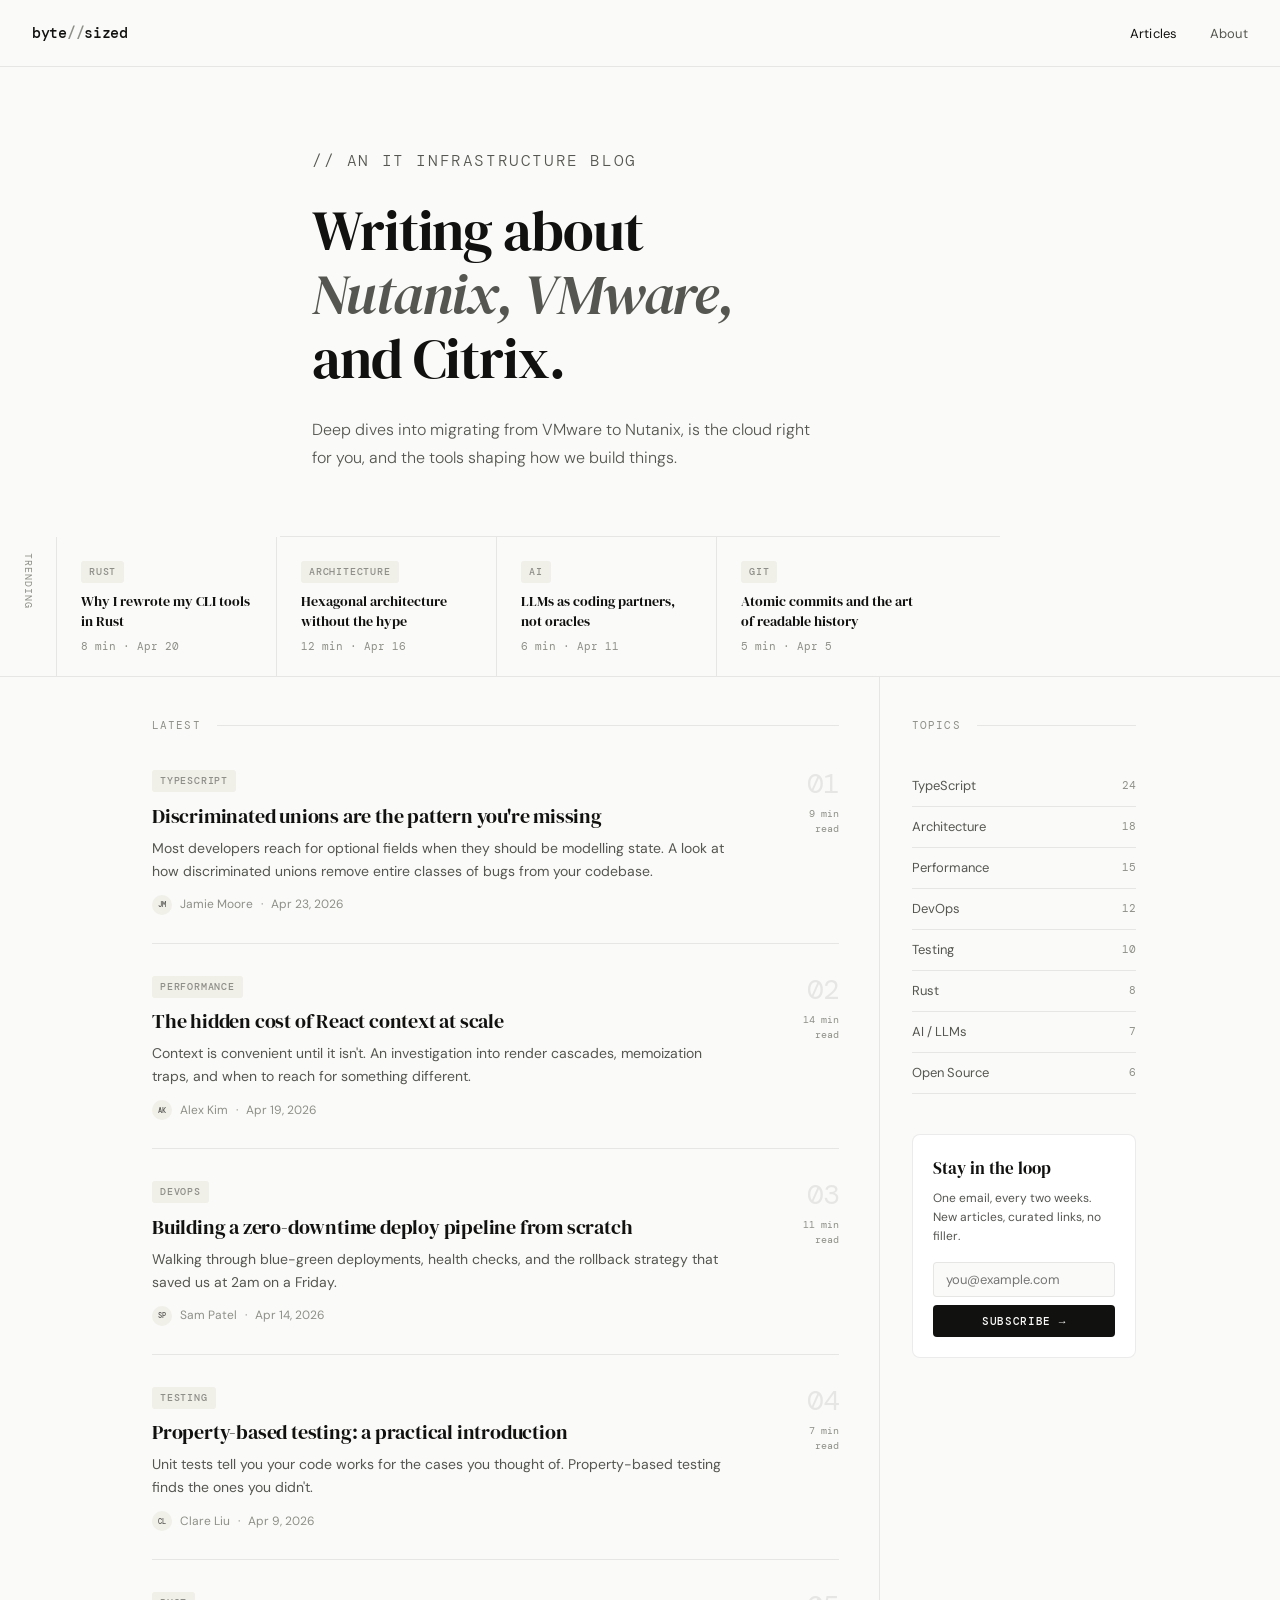
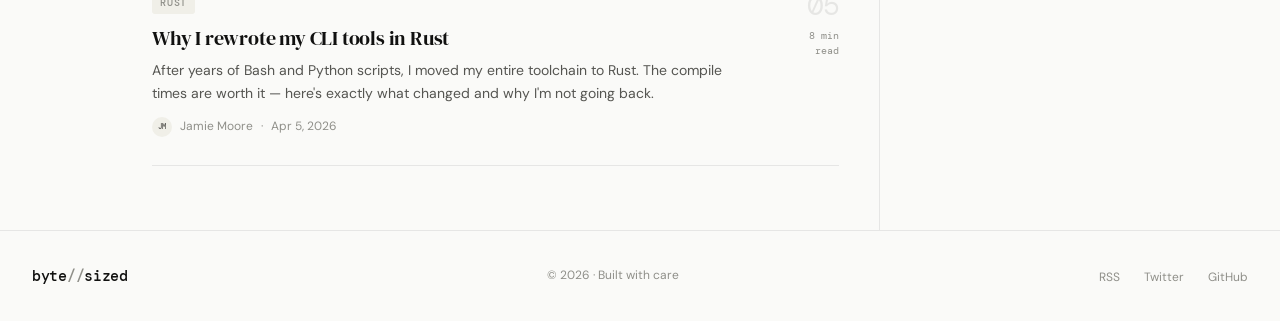
<file: index.html>
<!DOCTYPE html>
<html lang="en">
<head>
  <meta charset="UTF-8" />
  <meta name="viewport" content="width=device-width, initial-scale=1.0" />
  <title>byte//sized — An IT Infrastructure Blog</title>
  <meta name="description" content="Deep dives into software engineering, clean architecture, and the tools shaping how we build things." />
  <link rel="preconnect" href="https://fonts.googleapis.com" />
  <link rel="preconnect" href="https://fonts.gstatic.com" crossorigin />
  <link href="https://fonts.googleapis.com/css2?family=DM+Serif+Display:ital@0;1&family=DM+Mono:wght@400;500&family=DM+Sans:wght@300;400;500&display=swap" rel="stylesheet" />
  <link rel="stylesheet" href="css/style.css" />
</head>
<body>

  <nav>
    <a href="index.html" class="logo">byte<span>//</span>sized</a>
    <ul class="nav-links">
      <li><a href="index.html" class="active">Articles</a></li>
      <li><a href="about.html">About</a></li>
    </ul>
    <!-- <button class="nav-cta">Subscribe</button> -->
  </nav>

  <header class="hero">
    <p class="hero-label">// an it infrastructure blog</p>
    <h1>Writing about<br><em>Nutanix, VMware,</em><br>and Citrix.</h1>
    <p>Deep dives into migrating from VMware to Nutanix, is the cloud right for you, and the tools shaping how we build things.</p>
  </header>

  <div class="featured-strip">
    <div class="strip-label">Trending</div>
    <div class="strip-posts">
      <a href="posts/rewriting-cli-tools-in-rust.html" class="strip-post">
        <div class="post-tag">Rust</div>
        <h3>Why I rewrote my CLI tools in Rust</h3>
        <div class="meta">8 min · Apr 20</div>
      </a>
      <a href="posts/hexagonal-architecture.html" class="strip-post">
        <div class="post-tag">Architecture</div>
        <h3>Hexagonal architecture without the hype</h3>
        <div class="meta">12 min · Apr 16</div>
      </a>
      <a href="posts/llms-as-coding-partners.html" class="strip-post">
        <div class="post-tag">AI</div>
        <h3>LLMs as coding partners, not oracles</h3>
        <div class="meta">6 min · Apr 11</div>
      </a>
      <a href="posts/atomic-commits.html" class="strip-post">
        <div class="post-tag">Git</div>
        <h3>Atomic commits and the art of readable history</h3>
        <div class="meta">5 min · Apr 5</div>
      </a>
    </div>
  </div>

  <div class="main-grid">
    <main class="posts-col">
      <div class="section-head"><span>Latest</span></div>

      <a href="posts/discriminated-unions.html" class="post-card">
        <div>
          <div class="post-tag">TypeScript</div>
          <h2>Discriminated unions are the pattern you're missing</h2>
          <p>Most developers reach for optional fields when they should be modelling state. A look at how discriminated unions remove entire classes of bugs from your codebase.</p>
          <div class="byline">
            <div class="avatar">JM</div>
            <span>Jamie Moore</span>
            <span>·</span>
            <span>Apr 23, 2026</span>
          </div>
        </div>
        <div class="post-aside">
          <div class="post-num">01</div>
          <div class="read-time">9 min<br>read</div>
        </div>
      </a>

      <a href="posts/react-context-at-scale.html" class="post-card">
        <div>
          <div class="post-tag">Performance</div>
          <h2>The hidden cost of React context at scale</h2>
          <p>Context is convenient until it isn't. An investigation into render cascades, memoization traps, and when to reach for something different.</p>
          <div class="byline">
            <div class="avatar">AK</div>
            <span>Alex Kim</span>
            <span>·</span>
            <span>Apr 19, 2026</span>
          </div>
        </div>
        <div class="post-aside">
          <div class="post-num">02</div>
          <div class="read-time">14 min<br>read</div>
        </div>
      </a>

      <a href="posts/zero-downtime-deploys.html" class="post-card">
        <div>
          <div class="post-tag">DevOps</div>
          <h2>Building a zero-downtime deploy pipeline from scratch</h2>
          <p>Walking through blue-green deployments, health checks, and the rollback strategy that saved us at 2am on a Friday.</p>
          <div class="byline">
            <div class="avatar">SP</div>
            <span>Sam Patel</span>
            <span>·</span>
            <span>Apr 14, 2026</span>
          </div>
        </div>
        <div class="post-aside">
          <div class="post-num">03</div>
          <div class="read-time">11 min<br>read</div>
        </div>
      </a>

      <a href="posts/property-based-testing.html" class="post-card">
        <div>
          <div class="post-tag">Testing</div>
          <h2>Property-based testing: a practical introduction</h2>
          <p>Unit tests tell you your code works for the cases you thought of. Property-based testing finds the ones you didn't.</p>
          <div class="byline">
            <div class="avatar">CL</div>
            <span>Clare Liu</span>
            <span>·</span>
            <span>Apr 9, 2026</span>
          </div>
        </div>
        <div class="post-aside">
          <div class="post-num">04</div>
          <div class="read-time">7 min<br>read</div>
        </div>
      </a>

      <a href="posts/rewriting-cli-tools-in-rust.html" class="post-card">
        <div>
          <div class="post-tag">Rust</div>
          <h2>Why I rewrote my CLI tools in Rust</h2>
          <p>After years of Bash and Python scripts, I moved my entire toolchain to Rust. The compile times are worth it — here's exactly what changed and why I'm not going back.</p>
          <div class="byline">
            <div class="avatar">JM</div>
            <span>Jamie Moore</span>
            <span>·</span>
            <span>Apr 5, 2026</span>
          </div>
        </div>
        <div class="post-aside">
          <div class="post-num">05</div>
          <div class="read-time">8 min<br>read</div>
        </div>
      </a>
    </main>

    <aside class="sidebar">
      <div class="sidebar-section">
        <div class="section-head"><span>Topics</span></div>
        <ul class="topic-list">
          <li>TypeScript <span class="topic-count">24</span></li>
          <li>Architecture <span class="topic-count">18</span></li>
          <li>Performance <span class="topic-count">15</span></li>
          <li>DevOps <span class="topic-count">12</span></li>
          <li>Testing <span class="topic-count">10</span></li>
          <li>Rust <span class="topic-count">8</span></li>
          <li>AI / LLMs <span class="topic-count">7</span></li>
          <li>Open Source <span class="topic-count">6</span></li>
        </ul>
      </div>
      <div class="sidebar-section">
        <div class="newsletter">
          <h4>Stay in the loop</h4>
          <p>One email, every two weeks. New articles, curated links, no filler.</p>
          <input type="email" placeholder="you@example.com" />
          <button type="button">Subscribe →</button>
        </div>
      </div>
    </aside>
  </div>

  <footer>
    <a href="index.html" class="logo">byte<span>//</span>sized</a>
    <p>© 2026 · Built with care</p>
    <ul class="footer-links">
      <li><a href="#">RSS</a></li>
      <li><a href="#">Twitter</a></li>
      <li><a href="#">GitHub</a></li>
    </ul>
  </footer>

  <script src="js/main.js"></script>
</body>
</html>
</file>
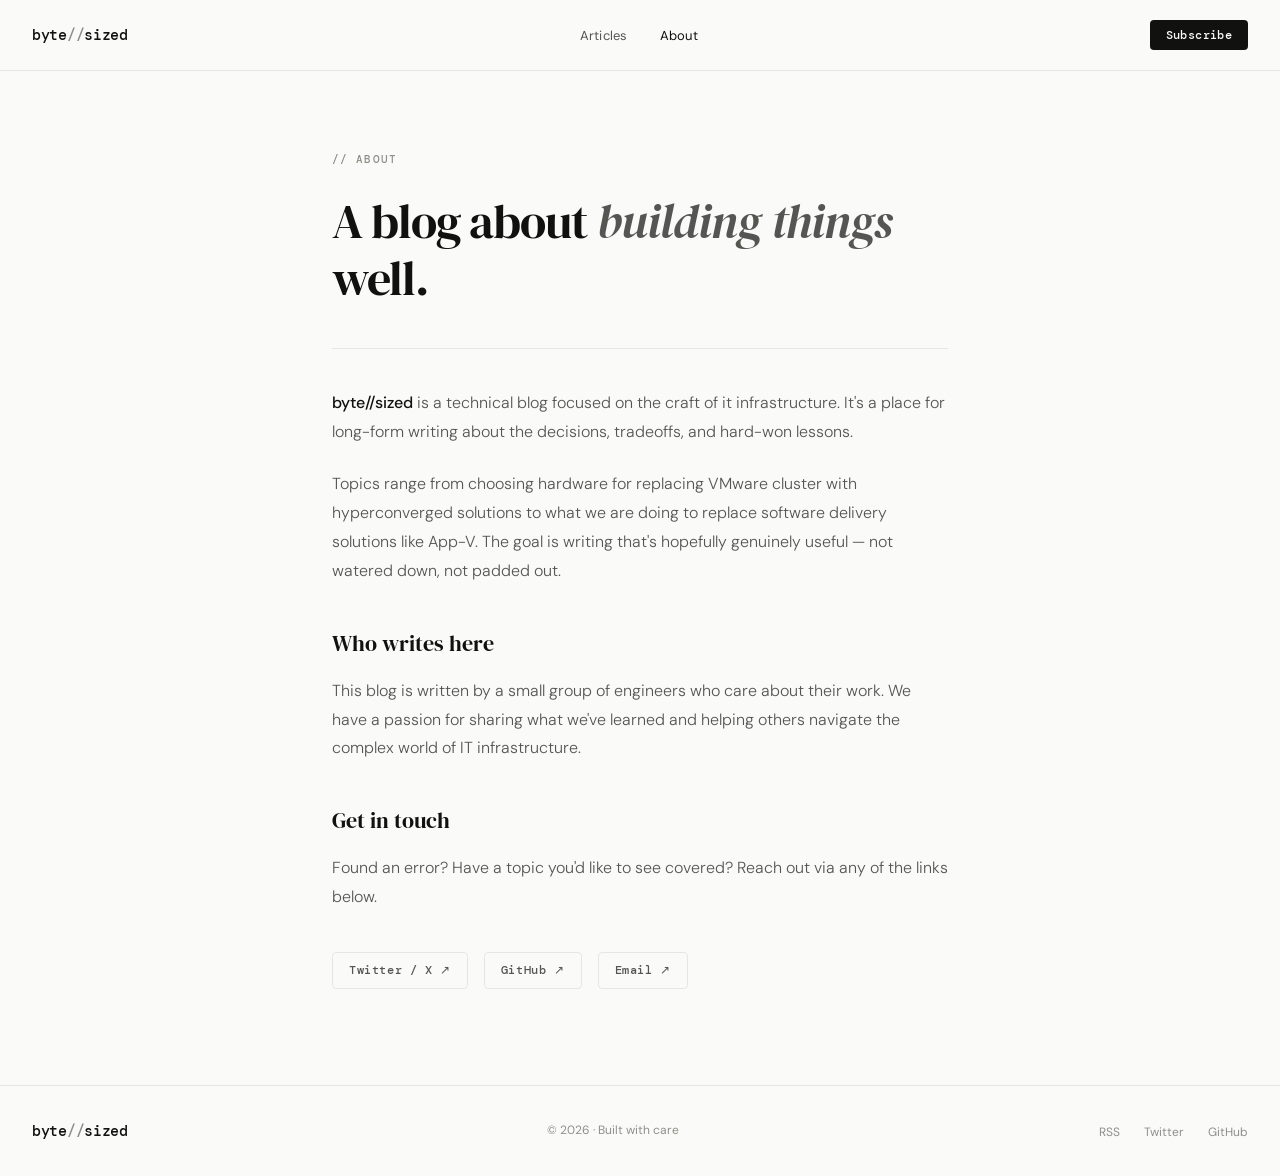
<file: about.html>
<!DOCTYPE html>
<html lang="en">
<head>
  <meta charset="UTF-8" />
  <meta name="viewport" content="width=device-width, initial-scale=1.0" />
  <title>About — byte//sized</title>
  <meta name="description" content="About byte//sized, a blog about it infrastructure and the craft of building things." />
  <link rel="preconnect" href="https://fonts.googleapis.com" />
  <link rel="preconnect" href="https://fonts.gstatic.com" crossorigin />
  <link href="https://fonts.googleapis.com/css2?family=DM+Serif+Display:ital@0;1&family=DM+Mono:wght@400;500&family=DM+Sans:wght@300;400;500&display=swap" rel="stylesheet" />
  <link rel="stylesheet" href="css/style.css" />
</head>
<body>

  <nav>
    <a href="index.html" class="logo">byte<span>//</span>sized</a>
    <ul class="nav-links">
      <li><a href="index.html">Articles</a></li>
      <li><a href="about.html" class="active">About</a></li>
    </ul>
    <button class="nav-cta">Subscribe</button>
  </nav>

  <main class="about-wrap">
    <p class="about-label">// about</p>
    <h1>A blog about <em>building things</em> well.</h1>

    <div class="about-body">
      <p>
        <strong>byte//sized</strong> is a technical blog focused on the craft of it infrastructure.
        It's a place for long-form writing about the decisions, tradeoffs, and hard-won lessons.
      </p>
      <p>
        Topics range from choosing hardware for replacing VMware cluster with hyperconverged solutions to what we are doing to replace software delivery solutions like App-V.
        The goal is writing that's hopefully genuinely useful — not watered down, not padded out.
      </p>

      <h2>Who writes here</h2>
      <p>
        This blog is written by a small group of engineers who care about their work.
        We have a passion for sharing what we've learned and helping others navigate the complex world of IT infrastructure.
      </p>

      <h2>Get in touch</h2>
      <p>
        Found an error? Have a topic you'd like to see covered?
        Reach out via any of the links below.
      </p>

      <div class="contact-links">
        <a href="#" class="contact-link">Twitter / X ↗</a>
        <a href="#" class="contact-link">GitHub ↗</a>
        <a href="#" class="contact-link">Email ↗</a>
      </div>
    </div>
  </main>

  <footer>
    <a href="index.html" class="logo">byte<span>//</span>sized</a>
    <p>© 2026 · Built with care</p>
    <ul class="footer-links">
      <li><a href="#">RSS</a></li>
      <li><a href="#">Twitter</a></li>
      <li><a href="#">GitHub</a></li>
    </ul>
  </footer>

  <script src="js/main.js"></script>
</body>
</html>
</file>
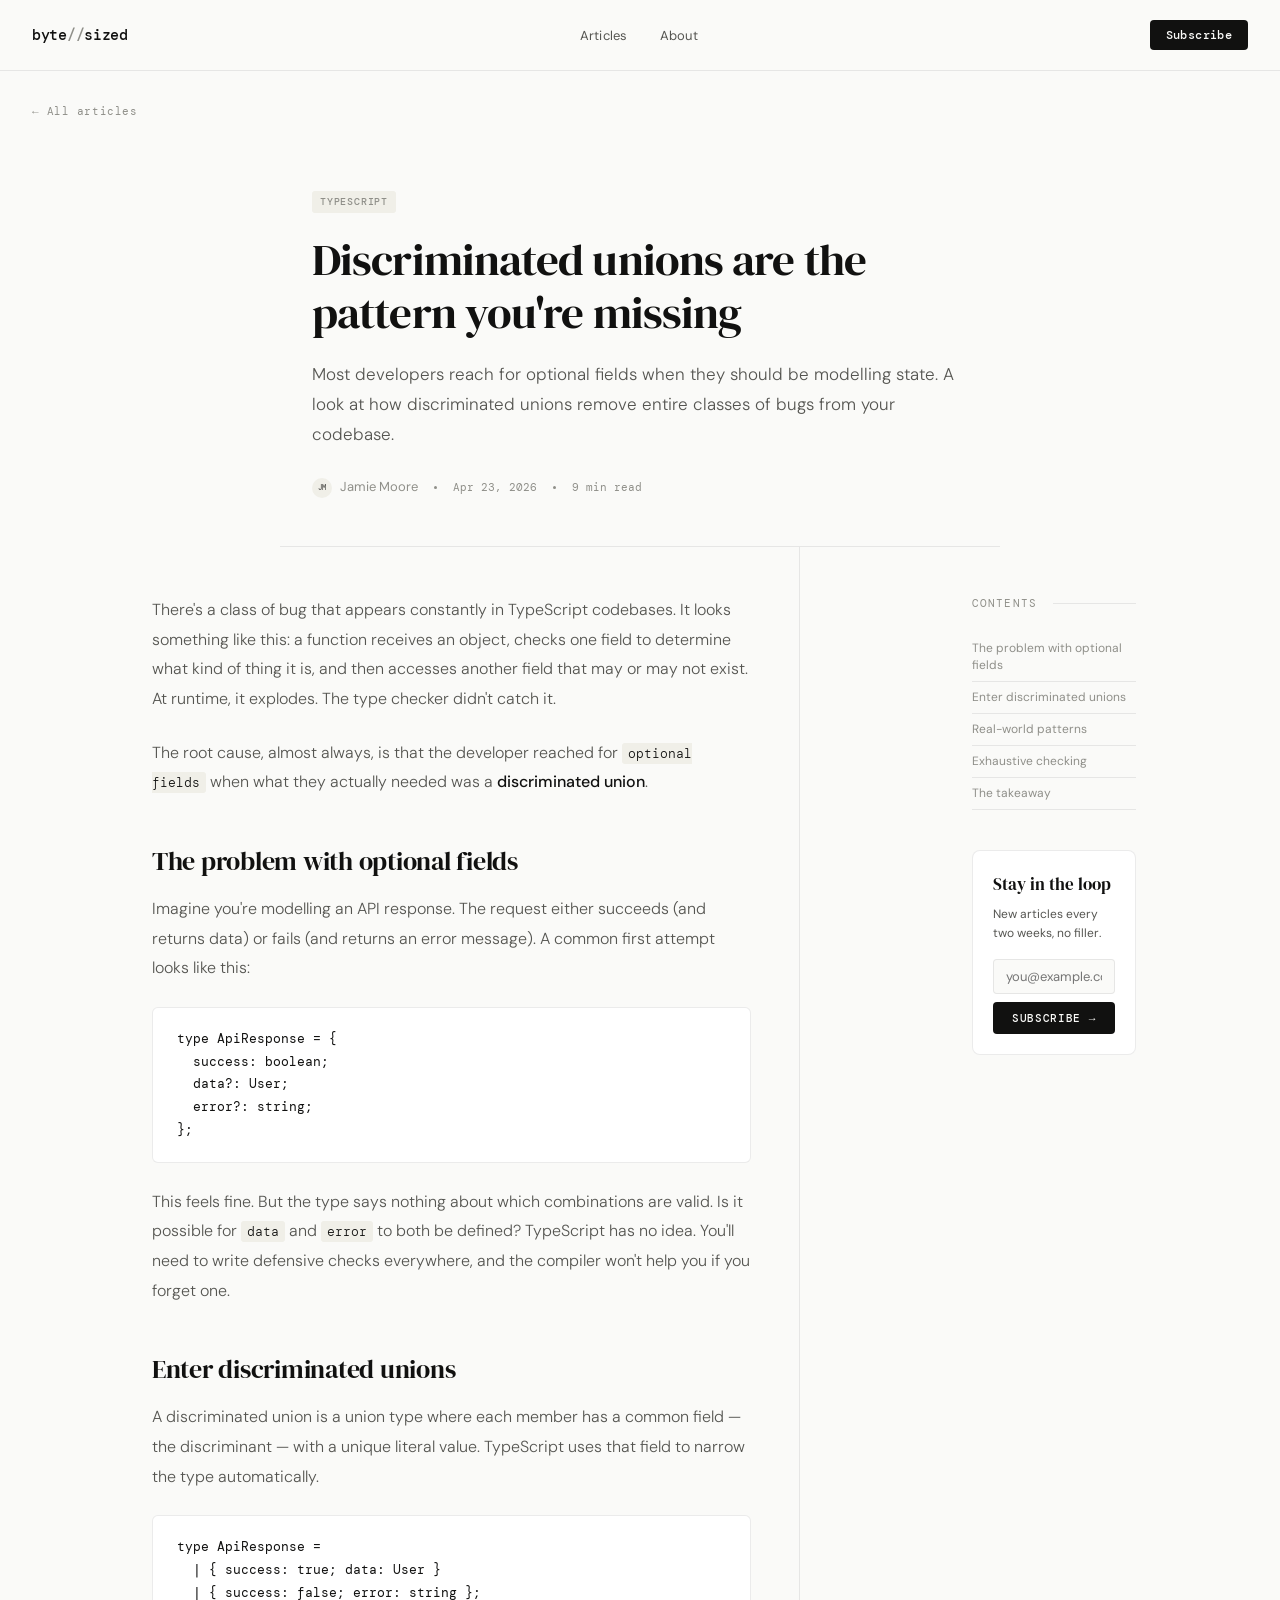
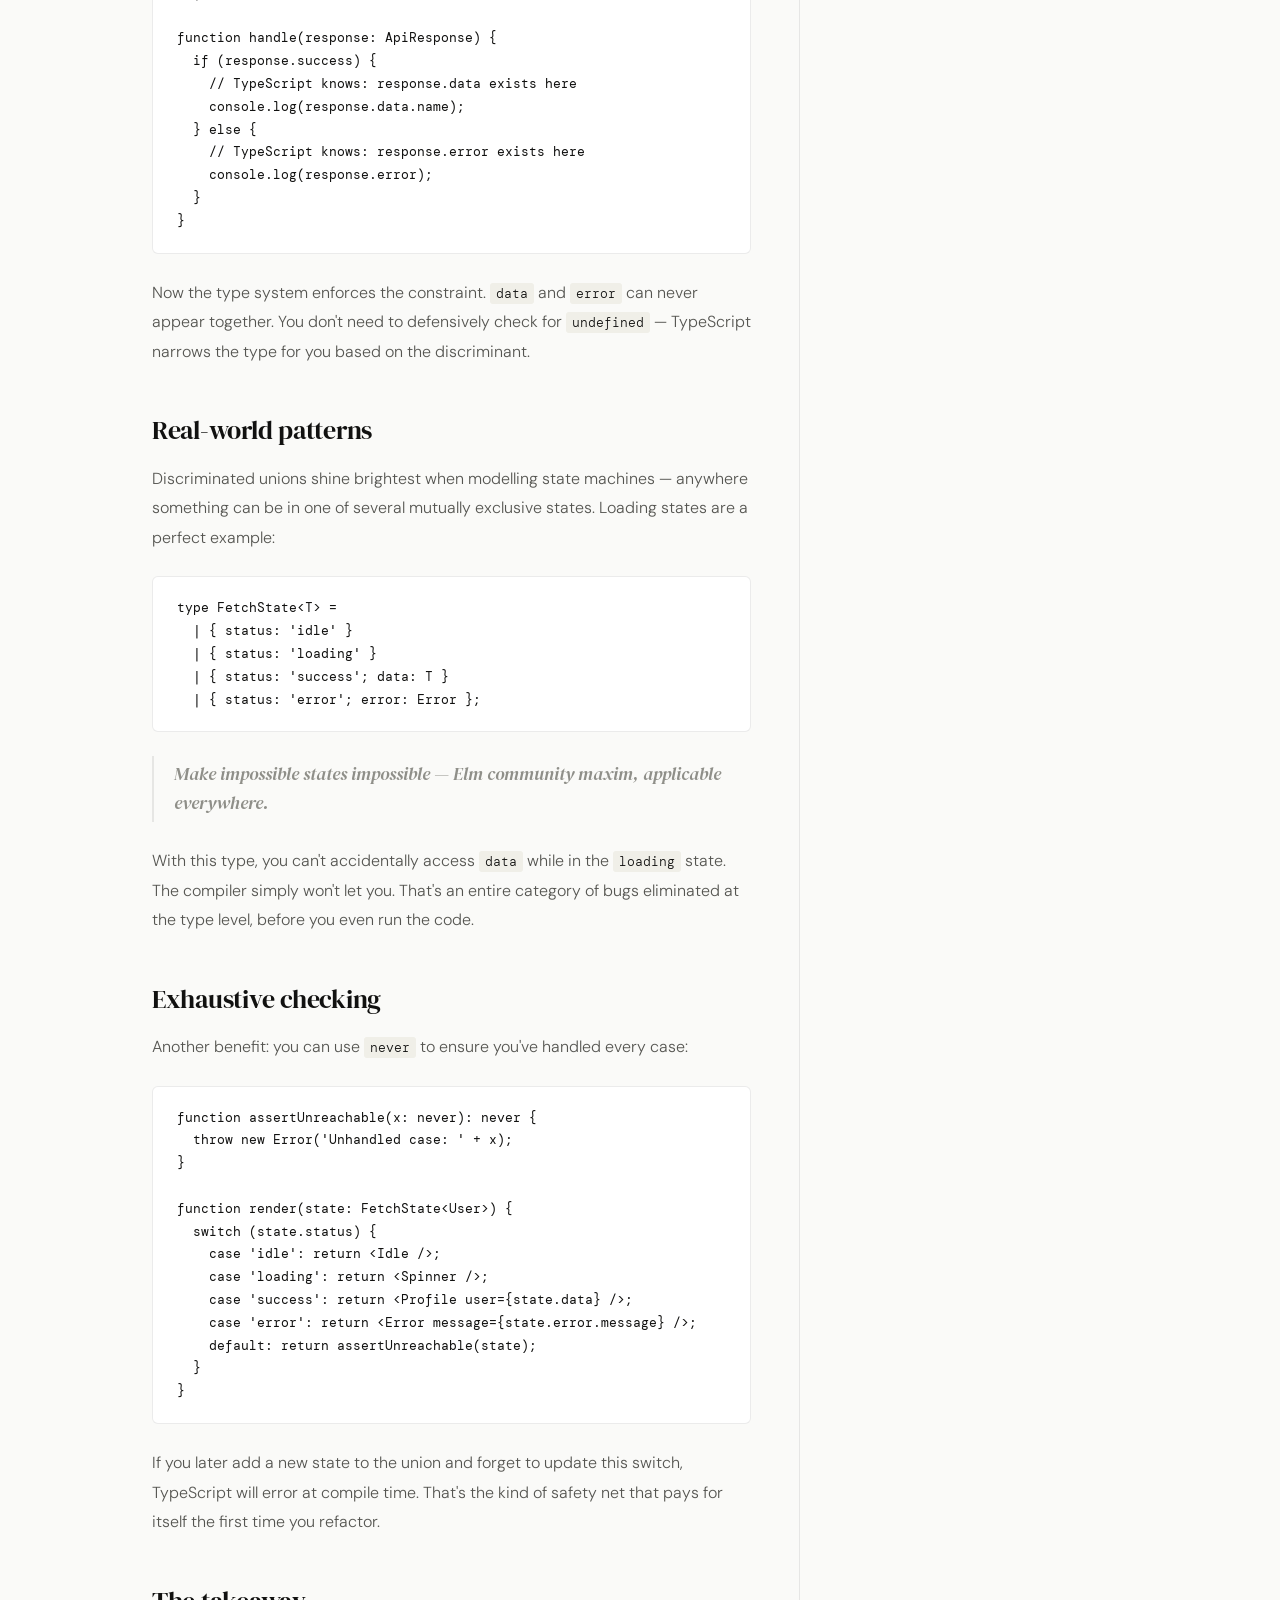
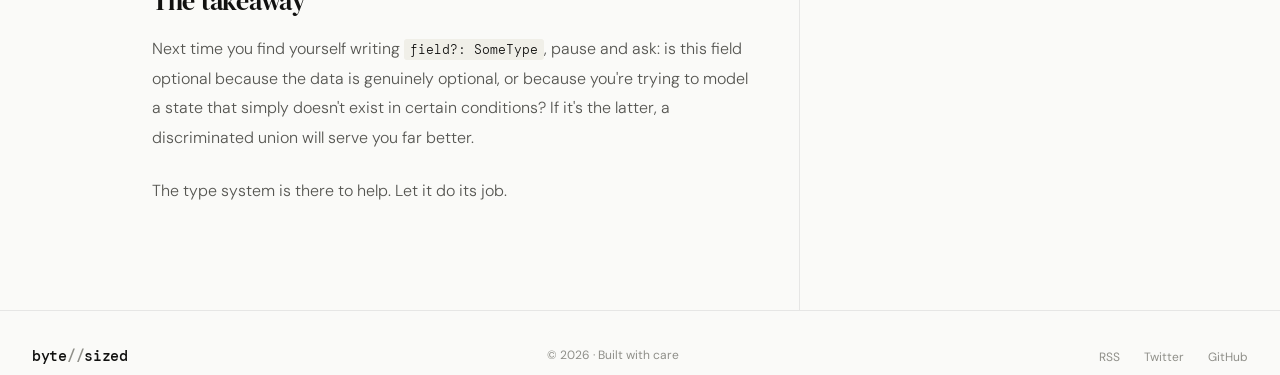
<file: posts/discriminated-unions.html>
<!DOCTYPE html>
<html lang="en">
<head>
  <meta charset="UTF-8" />
  <meta name="viewport" content="width=device-width, initial-scale=1.0" />
  <title>Discriminated unions are the pattern you're missing — byte//sized</title>
  <meta name="description" content="Most developers reach for optional fields when they should be modelling state. A look at how discriminated unions remove entire classes of bugs from your codebase." />
  <link rel="preconnect" href="https://fonts.googleapis.com" />
  <link rel="preconnect" href="https://fonts.gstatic.com" crossorigin />
  <link href="https://fonts.googleapis.com/css2?family=DM+Serif+Display:ital@0;1&family=DM+Mono:wght@400;500&family=DM+Sans:wght@300;400;500&display=swap" rel="stylesheet" />
  <link rel="stylesheet" href="../css/style.css" />
</head>
<body>

  <nav>
    <a href="../index.html" class="logo">byte<span>//</span>sized</a>
    <ul class="nav-links">
      <li><a href="../index.html">Articles</a></li>
      <li><a href="../about.html">About</a></li>
    </ul>
    <button class="nav-cta">Subscribe</button>
  </nav>

  <a href="../index.html" class="back-link">← All articles</a>

  <header class="post-header">
    <div class="post-tag">TypeScript</div>
    <h1>Discriminated unions are the pattern you're missing</h1>
    <p class="excerpt">Most developers reach for optional fields when they should be modelling state. A look at how discriminated unions remove entire classes of bugs from your codebase.</p>
    <div class="post-meta">
      <div class="byline">
        <div class="avatar">JM</div>
        <span>Jamie Moore</span>
      </div>
      <div class="dot"></div>
      <span class="post-meta-detail">Apr 23, 2026</span>
      <div class="dot"></div>
      <span class="post-meta-detail">9 min read</span>
    </div>
  </header>

  <div class="post-wrap">
    <article class="post-body">

      <p>There's a class of bug that appears constantly in TypeScript codebases. It looks something like this: a function receives an object, checks one field to determine what kind of thing it is, and then accesses another field that may or may not exist. At runtime, it explodes. The type checker didn't catch it.</p>

      <p>The root cause, almost always, is that the developer reached for <code>optional fields</code> when what they actually needed was a <strong>discriminated union</strong>.</p>

      <h2 id="the-problem">The problem with optional fields</h2>

      <p>Imagine you're modelling an API response. The request either succeeds (and returns data) or fails (and returns an error message). A common first attempt looks like this:</p>

      <pre><code>type ApiResponse = {
  success: boolean;
  data?: User;
  error?: string;
};</code></pre>

      <p>This feels fine. But the type says nothing about which combinations are valid. Is it possible for <code>data</code> and <code>error</code> to both be defined? TypeScript has no idea. You'll need to write defensive checks everywhere, and the compiler won't help you if you forget one.</p>

      <h2 id="the-solution">Enter discriminated unions</h2>

      <p>A discriminated union is a union type where each member has a common field — the discriminant — with a unique literal value. TypeScript uses that field to narrow the type automatically.</p>

      <pre><code>type ApiResponse =
  | { success: true; data: User }
  | { success: false; error: string };

function handle(response: ApiResponse) {
  if (response.success) {
    // TypeScript knows: response.data exists here
    console.log(response.data.name);
  } else {
    // TypeScript knows: response.error exists here
    console.log(response.error);
  }
}</code></pre>

      <p>Now the type system enforces the constraint. <code>data</code> and <code>error</code> can never appear together. You don't need to defensively check for <code>undefined</code> — TypeScript narrows the type for you based on the discriminant.</p>

      <h2 id="real-world">Real-world patterns</h2>

      <p>Discriminated unions shine brightest when modelling state machines — anywhere something can be in one of several mutually exclusive states. Loading states are a perfect example:</p>

      <pre><code>type FetchState&lt;T&gt; =
  | { status: 'idle' }
  | { status: 'loading' }
  | { status: 'success'; data: T }
  | { status: 'error'; error: Error };
</code></pre>

      <blockquote>
        Make impossible states impossible — Elm community maxim, applicable everywhere.
      </blockquote>

      <p>With this type, you can't accidentally access <code>data</code> while in the <code>loading</code> state. The compiler simply won't let you. That's an entire category of bugs eliminated at the type level, before you even run the code.</p>

      <h2 id="exhaustive">Exhaustive checking</h2>

      <p>Another benefit: you can use <code>never</code> to ensure you've handled every case:</p>

      <pre><code>function assertUnreachable(x: never): never {
  throw new Error('Unhandled case: ' + x);
}

function render(state: FetchState&lt;User&gt;) {
  switch (state.status) {
    case 'idle': return &lt;Idle /&gt;;
    case 'loading': return &lt;Spinner /&gt;;
    case 'success': return &lt;Profile user={state.data} /&gt;;
    case 'error': return &lt;Error message={state.error.message} /&gt;;
    default: return assertUnreachable(state);
  }
}</code></pre>

      <p>If you later add a new state to the union and forget to update this switch, TypeScript will error at compile time. That's the kind of safety net that pays for itself the first time you refactor.</p>

      <h2 id="takeaway">The takeaway</h2>

      <p>Next time you find yourself writing <code>field?: SomeType</code>, pause and ask: is this field optional because the data is genuinely optional, or because you're trying to model a state that simply doesn't exist in certain conditions? If it's the latter, a discriminated union will serve you far better.</p>

      <p>The type system is there to help. Let it do its job.</p>

    </article>

    <aside class="post-sidebar">
      <div class="section-head"><span>Contents</span></div>
      <ul class="toc">
        <li><a href="#the-problem">The problem with optional fields</a></li>
        <li><a href="#the-solution">Enter discriminated unions</a></li>
        <li><a href="#real-world">Real-world patterns</a></li>
        <li><a href="#exhaustive">Exhaustive checking</a></li>
        <li><a href="#takeaway">The takeaway</a></li>
      </ul>

      <div class="newsletter">
        <h4>Stay in the loop</h4>
        <p>New articles every two weeks, no filler.</p>
        <input type="email" placeholder="you@example.com" />
        <button type="button">Subscribe →</button>
      </div>
    </aside>
  </div>

  <footer>
    <a href="../index.html" class="logo">byte<span>//</span>sized</a>
    <p>© 2026 · Built with care</p>
    <ul class="footer-links">
      <li><a href="#">RSS</a></li>
      <li><a href="#">Twitter</a></li>
      <li><a href="#">GitHub</a></li>
    </ul>
  </footer>

  <script src="../js/main.js"></script>
</body>
</html>
</file>
<file: css/style.css>
/* ── RESET & BASE ── */
*, *::before, *::after { box-sizing: border-box; margin: 0; padding: 0; }

:root {
  --bg: #fafaf8;
  --surface: #ffffff;
  --ink: #111110;
  --ink2: #555551;
  --ink3: #8f8f89;
  --line: rgba(0,0,0,0.08);
  --tag-bg: #f0efe8;
  --tag-fg: #3a3a36;
  --mono: 'DM Mono', monospace;
  --serif: 'DM Serif Display', serif;
  --sans: 'DM Sans', sans-serif;
  --max-width: 1040px;
}

@media (prefers-color-scheme: dark) {
  :root {
    --bg: #111110;
    --surface: #1a1a18;
    --ink: #f5f5f0;
    --ink2: #a0a09a;
    --ink3: #606059;
    --line: rgba(255,255,255,0.08);
    --tag-bg: #252520;
    --tag-fg: #c5c5bc;
  }
}

html { scroll-behavior: smooth; }

body {
  font-family: var(--sans);
  background: var(--bg);
  color: var(--ink);
  line-height: 1.6;
  min-height: 100vh;
}

a { color: inherit; text-decoration: none; }
img { display: block; max-width: 100%; }

/* ── NAV ── */
nav {
  display: flex;
  align-items: center;
  justify-content: space-between;
  padding: 1.25rem 2rem;
  border-bottom: 1px solid var(--line);
  background: var(--bg);
  position: sticky;
  top: 0;
  z-index: 100;
}

.logo {
  font-family: var(--mono);
  font-size: 15px;
  font-weight: 500;
  letter-spacing: -0.02em;
}

.logo span { color: var(--ink3); }

.nav-links {
  display: flex;
  gap: 2rem;
  list-style: none;
}

.nav-links a {
  font-size: 13px;
  color: var(--ink2);
  letter-spacing: 0.02em;
  transition: color 0.15s;
}

.nav-links a:hover,
.nav-links a.active { color: var(--ink); }

.nav-cta {
  font-family: var(--mono);
  font-size: 12px;
  font-weight: 500;
  color: var(--bg);
  background: var(--ink);
  border: none;
  padding: 7px 16px;
  border-radius: 4px;
  cursor: pointer;
  letter-spacing: 0.03em;
  transition: opacity 0.15s;
}

.nav-cta:hover { opacity: 0.75; }

/* ── TAGS ── */
.post-tag {
  font-family: var(--mono);
  font-size: 10px;
  font-weight: 500;
  letter-spacing: 0.08em;
  text-transform: uppercase;
  color: var(--ink3);
  background: var(--tag-bg);
  display: inline-block;
  padding: 3px 8px;
  border-radius: 3px;
}

/* ── SECTION HEADING ── */
.section-head {
  display: flex;
  align-items: center;
  gap: 1rem;
  margin-bottom: 2rem;
}

.section-head span {
  font-family: var(--mono);
  font-size: 11px;
  letter-spacing: 0.1em;
  text-transform: uppercase;
  color: var(--ink3);
  flex-shrink: 0;
}

.section-head::after {
  content: '';
  flex: 1;
  height: 1px;
  background: var(--line);
}

/* ── BYLINE ── */
.byline {
  display: flex;
  align-items: center;
  gap: 0.5rem;
  font-size: 12px;
  color: var(--ink3);
}

.avatar {
  width: 20px;
  height: 20px;
  border-radius: 50%;
  background: var(--tag-bg);
  display: flex;
  align-items: center;
  justify-content: center;
  font-family: var(--mono);
  font-size: 7px;
  color: var(--ink2);
  font-weight: 500;
  flex-shrink: 0;
}

/* ── NEWSLETTER ── */
.newsletter {
  background: var(--surface);
  border: 1px solid var(--line);
  border-radius: 8px;
  padding: 1.25rem;
}

.newsletter h4 {
  font-family: var(--serif);
  font-size: 17px;
  font-weight: 400;
  margin-bottom: 0.4rem;
}

.newsletter p {
  font-size: 12px;
  color: var(--ink2);
  margin-bottom: 1rem;
  line-height: 1.6;
}

.newsletter input[type="email"] {
  width: 100%;
  padding: 8px 12px;
  font-size: 13px;
  font-family: var(--sans);
  border: 1px solid var(--line);
  border-radius: 4px;
  background: var(--bg);
  color: var(--ink);
  margin-bottom: 8px;
  outline: none;
  transition: border-color 0.15s;
}

.newsletter input[type="email"]:focus { border-color: var(--ink3); }

.newsletter button {
  width: 100%;
  padding: 9px;
  font-family: var(--mono);
  font-size: 11px;
  font-weight: 500;
  letter-spacing: 0.06em;
  text-transform: uppercase;
  background: var(--ink);
  color: var(--bg);
  border: none;
  border-radius: 4px;
  cursor: pointer;
  transition: opacity 0.15s;
}

.newsletter button:hover { opacity: 0.75; }

/* ── TOPIC LIST ── */
.topic-list { list-style: none; }

.topic-list li {
  display: flex;
  justify-content: space-between;
  align-items: center;
  padding: 0.6rem 0;
  border-bottom: 1px solid var(--line);
  font-size: 13px;
  cursor: pointer;
  transition: color 0.15s;
  color: var(--ink2);
}

.topic-list li:hover { color: var(--ink); }

.topic-count {
  font-family: var(--mono);
  font-size: 11px;
  color: var(--ink3);
}

/* ── FOOTER ── */
footer {
  border-top: 1px solid var(--line);
  padding: 2rem;
  display: flex;
  justify-content: space-between;
  align-items: center;
  flex-wrap: wrap;
  gap: 1rem;
}

footer p {
  font-size: 12px;
  color: var(--ink3);
}

.footer-links {
  display: flex;
  gap: 1.5rem;
  list-style: none;
}

.footer-links a {
  font-size: 12px;
  color: var(--ink3);
  transition: color 0.15s;
}

.footer-links a:hover { color: var(--ink); }

/* ── RESPONSIVE (shared) ── */
@media (max-width: 768px) {
  nav { padding: 1rem 1.25rem; }
  .nav-links { display: none; }
  .nav-cta { display: none; }

  footer {
    flex-direction: column;
    align-items: flex-start;
  }
}

/* ════════════════════════════════
   HOME PAGE
   ════════════════════════════════ */

.hero {
  padding: 5rem 2rem 4rem;
  max-width: 720px;
  margin: 0 auto;
  border-bottom: 1px solid var(--line);
}

.hero-label {
  font-family: var(--mono);
  font-size: 11px;
  font-weight: 500;
  color: var(--ink3);
  letter-spacing: 0.1em;
  text-transform: uppercase;
  margin-bottom: 1.5rem;
}

.hero h1 {
  font-family: var(--serif);
  font-size: clamp(2.2rem, 5vw, 3.5rem);
  font-weight: 400;
  line-height: 1.15;
  letter-spacing: -0.02em;
  margin-bottom: 1.5rem;
}

.hero h1 em {
  font-style: italic;
  color: var(--ink2);
}

.hero p {
  font-size: 16px;
  font-weight: 300;
  color: var(--ink2);
  max-width: 520px;
  line-height: 1.75;
}

/* ── TRENDING STRIP ── */
.featured-strip {
  display: flex;
  border-bottom: 1px solid var(--line);
}

.strip-label {
  font-family: var(--mono);
  font-size: 10px;
  letter-spacing: 0.1em;
  text-transform: uppercase;
  color: var(--ink3);
  padding: 1rem 1.25rem;
  border-right: 1px solid var(--line);
  writing-mode: vertical-rl;
  display: flex;
  align-items: center;
  white-space: nowrap;
  flex-shrink: 0;
}

.strip-posts {
  display: flex;
  flex: 1;
  overflow-x: auto;
  -webkit-overflow-scrolling: touch;
}

.strip-post {
  flex: 0 0 220px;
  padding: 1.25rem 1.5rem;
  border-right: 1px solid var(--line);
  cursor: pointer;
  transition: background 0.15s;
  text-decoration: none;
  display: block;
}

.strip-post:hover { background: var(--surface); }
.strip-post:last-child { border-right: none; }
.strip-post .post-tag { margin-bottom: 0.6rem; }

.strip-post h3 {
  font-family: var(--serif);
  font-size: 14px;
  font-weight: 400;
  line-height: 1.4;
  color: var(--ink);
  margin-bottom: 0.4rem;
}

.strip-post .meta {
  font-size: 11px;
  color: var(--ink3);
  font-family: var(--mono);
}

/* ── MAIN GRID ── */
.main-grid {
  display: grid;
  grid-template-columns: 1fr 280px;
  max-width: var(--max-width);
  margin: 0 auto;
}

.posts-col {
  border-right: 1px solid var(--line);
  padding: 2.5rem 2.5rem 4rem 2rem;
}

/* ── POST CARDS ── */
.post-card {
  display: grid;
  grid-template-columns: 1fr 80px;
  gap: 1.5rem;
  padding: 1.75rem 0;
  border-bottom: 1px solid var(--line);
  cursor: pointer;
  transition: opacity 0.15s;
  text-decoration: none;
  color: inherit;
}

.post-card:hover { opacity: 0.65; }
.post-card:first-of-type { padding-top: 0; }
.post-card .post-tag { margin-bottom: 0.4rem; }

.post-card h2 {
  font-family: var(--serif);
  font-size: 20px;
  font-weight: 400;
  line-height: 1.3;
  letter-spacing: -0.01em;
  color: var(--ink);
  margin-bottom: 0.5rem;
  margin-top: 0.25rem;
}

.post-card p {
  font-size: 14px;
  color: var(--ink2);
  line-height: 1.65;
  margin-bottom: 0.75rem;
}

.post-aside {
  align-self: start;
  padding-top: 0.25rem;
  text-align: right;
}

.post-num {
  font-family: var(--mono);
  font-size: 28px;
  color: var(--line);
  letter-spacing: -0.03em;
  line-height: 1;
  margin-bottom: 0.5rem;
}

.read-time {
  font-family: var(--mono);
  font-size: 10px;
  color: var(--ink3);
  line-height: 1.5;
}

/* ── SIDEBAR ── */
.sidebar {
  padding: 2.5rem 1.5rem 4rem 2rem;
}

.sidebar-section { margin-bottom: 2.5rem; }

/* ── HOME RESPONSIVE ── */
@media (max-width: 768px) {
  .hero { padding: 3rem 1.25rem 2.5rem; }
  .strip-label { display: none; }

  .main-grid { grid-template-columns: 1fr; }

  .posts-col {
    border-right: none;
    padding: 1.75rem 1.25rem 2rem;
  }

  .sidebar {
    border-top: 1px solid var(--line);
    padding: 1.75rem 1.25rem 3rem;
  }

  .post-card { grid-template-columns: 1fr; }
  .post-aside { display: none; }
}

/* ════════════════════════════════
   ABOUT PAGE
   ════════════════════════════════ */

.about-wrap {
  max-width: 680px;
  margin: 0 auto;
  padding: 5rem 2rem 6rem;
}

.about-label {
  font-family: var(--mono);
  font-size: 11px;
  font-weight: 500;
  color: var(--ink3);
  letter-spacing: 0.1em;
  text-transform: uppercase;
  margin-bottom: 1.5rem;
}

.about-wrap h1 {
  font-family: var(--serif);
  font-size: clamp(2rem, 4vw, 3rem);
  font-weight: 400;
  line-height: 1.2;
  letter-spacing: -0.02em;
  margin-bottom: 2.5rem;
}

.about-wrap h1 em {
  font-style: italic;
  color: var(--ink2);
}

.about-body {
  border-top: 1px solid var(--line);
  padding-top: 2.5rem;
}

.about-body p {
  font-size: 16px;
  font-weight: 300;
  color: var(--ink2);
  line-height: 1.8;
  margin-bottom: 1.5rem;
}

.about-body p strong {
  font-weight: 500;
  color: var(--ink);
}

.about-body h2 {
  font-family: var(--serif);
  font-size: 22px;
  font-weight: 400;
  margin: 2.5rem 0 1rem;
  color: var(--ink);
}

.contact-links {
  display: flex;
  gap: 1rem;
  margin-top: 2.5rem;
  flex-wrap: wrap;
}

.contact-link {
  font-family: var(--mono);
  font-size: 12px;
  font-weight: 500;
  letter-spacing: 0.05em;
  color: var(--ink2);
  border: 1px solid var(--line);
  padding: 8px 16px;
  border-radius: 4px;
  transition: border-color 0.15s, color 0.15s;
}

.contact-link:hover {
  color: var(--ink);
  border-color: var(--ink3);
}

@media (max-width: 768px) {
  .about-wrap { padding: 3rem 1.25rem 4rem; }
}

/* ════════════════════════════════
   POST PAGE
   ════════════════════════════════ */

.post-header {
  max-width: 720px;
  margin: 0 auto;
  padding: 4rem 2rem 3rem;
  border-bottom: 1px solid var(--line);
}

.post-header .post-tag { margin-bottom: 1.25rem; }

.post-header h1 {
  font-family: var(--serif);
  font-size: clamp(1.8rem, 4vw, 2.8rem);
  font-weight: 400;
  line-height: 1.2;
  letter-spacing: -0.02em;
  margin-bottom: 1.25rem;
}

.post-header .excerpt {
  font-size: 17px;
  font-weight: 300;
  color: var(--ink2);
  line-height: 1.75;
  margin-bottom: 1.75rem;
}

.post-meta {
  display: flex;
  align-items: center;
  gap: 1rem;
  flex-wrap: wrap;
}

.post-meta .byline { font-size: 13px; }

.post-meta .dot {
  width: 3px;
  height: 3px;
  border-radius: 50%;
  background: var(--ink3);
}

.post-meta-detail {
  font-family: var(--mono);
  font-size: 11px;
  color: var(--ink3);
}

.post-wrap {
  display: grid;
  grid-template-columns: 1fr 220px;
  max-width: var(--max-width);
  margin: 0 auto;
}

.post-body {
  padding: 3rem 3rem 5rem 2rem;
  border-right: 1px solid var(--line);
  max-width: 680px;
}

.post-body p {
  font-size: 16px;
  font-weight: 300;
  color: var(--ink2);
  line-height: 1.85;
  margin-bottom: 1.5rem;
}

.post-body p strong {
  font-weight: 500;
  color: var(--ink);
}

.post-body h2 {
  font-family: var(--serif);
  font-size: 1.6rem;
  font-weight: 400;
  line-height: 1.3;
  margin: 3rem 0 1rem;
  letter-spacing: -0.01em;
}

.post-body h3 {
  font-family: var(--sans);
  font-size: 14px;
  font-weight: 500;
  letter-spacing: 0.05em;
  text-transform: uppercase;
  color: var(--ink3);
  margin: 2rem 0 0.75rem;
}

.post-body pre {
  background: var(--surface);
  border: 1px solid var(--line);
  border-radius: 6px;
  padding: 1.25rem 1.5rem;
  overflow-x: auto;
  margin: 1.5rem 0;
}

.post-body code {
  font-family: var(--mono);
  font-size: 13px;
  color: var(--ink);
  line-height: 1.7;
}

.post-body p code {
  background: var(--tag-bg);
  padding: 2px 6px;
  border-radius: 3px;
  font-size: 13px;
}

.post-body blockquote {
  border-left: 2px solid var(--line);
  padding: 0.25rem 0 0.25rem 1.25rem;
  margin: 1.5rem 0;
  color: var(--ink3);
  font-style: italic;
  font-family: var(--serif);
  font-size: 18px;
  line-height: 1.6;
}

.post-body ul, .post-body ol {
  padding-left: 1.5rem;
  margin-bottom: 1.5rem;
}

.post-body li {
  font-size: 16px;
  font-weight: 300;
  color: var(--ink2);
  line-height: 1.75;
  margin-bottom: 0.4rem;
}

.post-sidebar {
  padding: 3rem 1.5rem 4rem 2rem;
}

.post-sidebar .section-head { margin-bottom: 1.25rem; }

.toc {
  list-style: none;
  margin-bottom: 2.5rem;
}

.toc li {
  padding: 0.45rem 0;
  border-bottom: 1px solid var(--line);
}

.toc a {
  font-size: 12px;
  color: var(--ink3);
  line-height: 1.4;
  transition: color 0.15s;
  display: block;
}

.toc a:hover { color: var(--ink); }

.back-link {
  display: inline-flex;
  align-items: center;
  gap: 0.4rem;
  font-family: var(--mono);
  font-size: 11px;
  letter-spacing: 0.05em;
  color: var(--ink3);
  margin: 2rem 2rem 0;
  transition: color 0.15s;
}

.back-link:hover { color: var(--ink); }

@media (max-width: 768px) {
  .post-header { padding: 2.5rem 1.25rem 2rem; }
  .post-wrap { grid-template-columns: 1fr; }
  .post-body {
    border-right: none;
    padding: 2rem 1.25rem 3rem;
  }
  .post-sidebar { display: none; }
  .back-link { margin: 1.25rem 1.25rem 0; }
}
</file>
